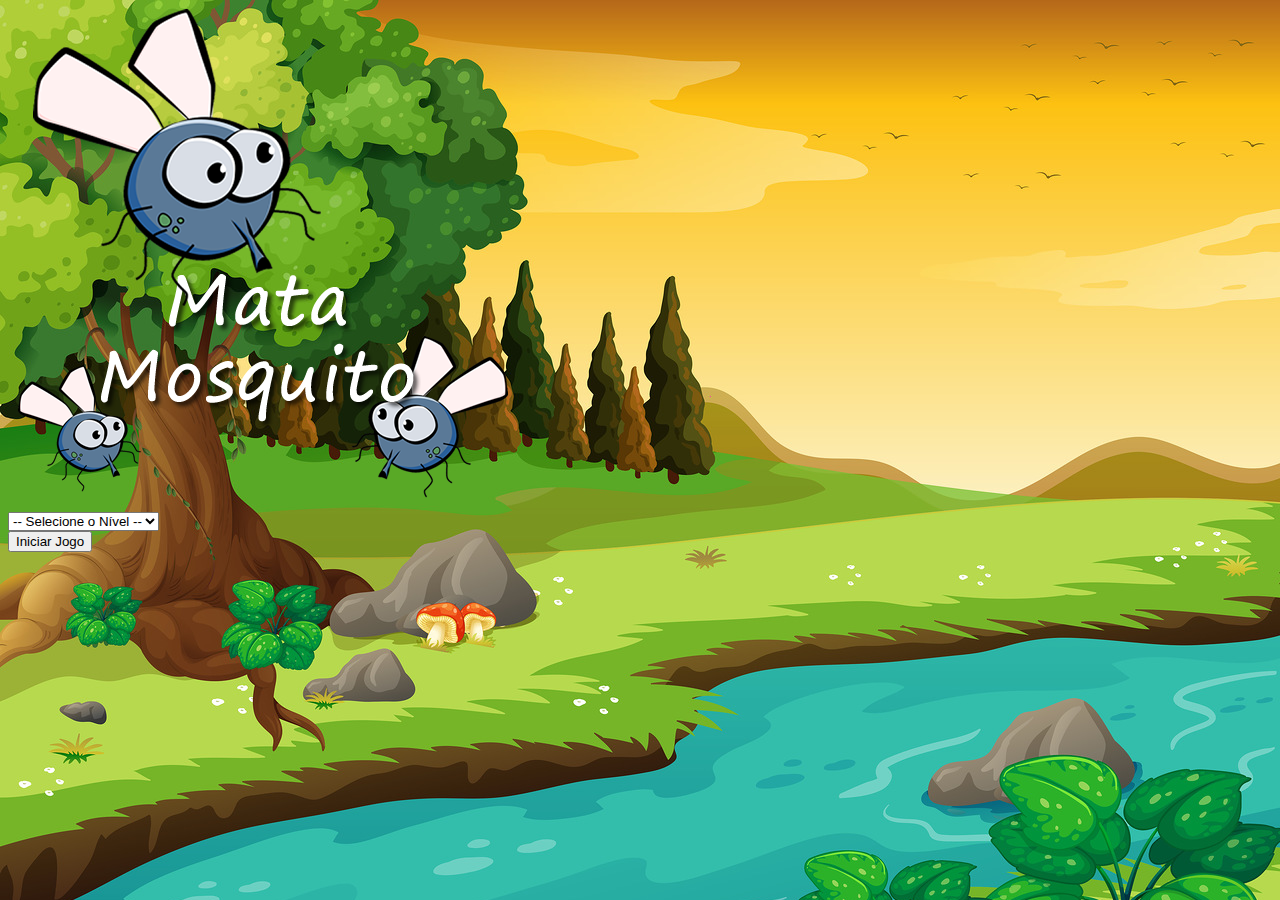
<file: index.html>
<!DOCTYPE html>
<html lang="pt-br">
  <head>
    <meta charset="UTF-8">
    <meta http-equiv="X-UA-Compatible" content="IE=edge">
    <meta name="viewport" content="width=device-width, initial-scale=1.0">
    <!-- Bootstrap / css -->
    <link href="https://cdn.jsdelivr.net/npm/bootstrap@5.0.0-beta2/dist/css/bootstrap.min.css" rel="stylesheet" integrity="sha384-BmbxuPwQa2lc/FVzBcNJ7UAyJxM6wuqIj61tLrc4wSX0szH/Ev+nYRRuWlolflfl" crossorigin="anonymous">
    <link rel="stylesheet" href="src/css/style.css">

    <title>Vitoria</title>

    <script>
      function iniciarJogo(){
        let nivel = document.getElementById('nivel').value
        if(nivel === ''){
          alert('Selecione um nivel para iniciar')
          return false
        }

        window.location.href = 'app.html?' + nivel
      }
    </script>

  </head>
  <body>
    <div class="container">
      <div class="row">
        <div class="col">
          <div class="d-flex justify-content-center">
            <img src="src/img/game.png">
          </div>
        </div>
      </div>

      <div class="row">
        <div class="col">
          <div class="d-flex justify-content-center">
              <div class="mb-2">
                <select id="nivel" class="form-control">
                  <option value=""> -- Selecione o Nível -- </option>
                  <option value="normal"> Normal </option>
                  <option value="dificil"> Dificil </option>
                  <option value="chucknorris"> Chuck Norris </option>
                </select>
              </div>
            </div>
          </div>
        </div>
      </div>

      <div class="row">
        <div class="col">
          <div class="d-flex justify-content-center">
            <button type="button" class="btn btn-danger btn-lg" 
            onclick="iniciarJogo()">
              Iniciar Jogo
            </button>
          </div>
        </div>
      </div>
    </div>

  </body>
</html>
</file>
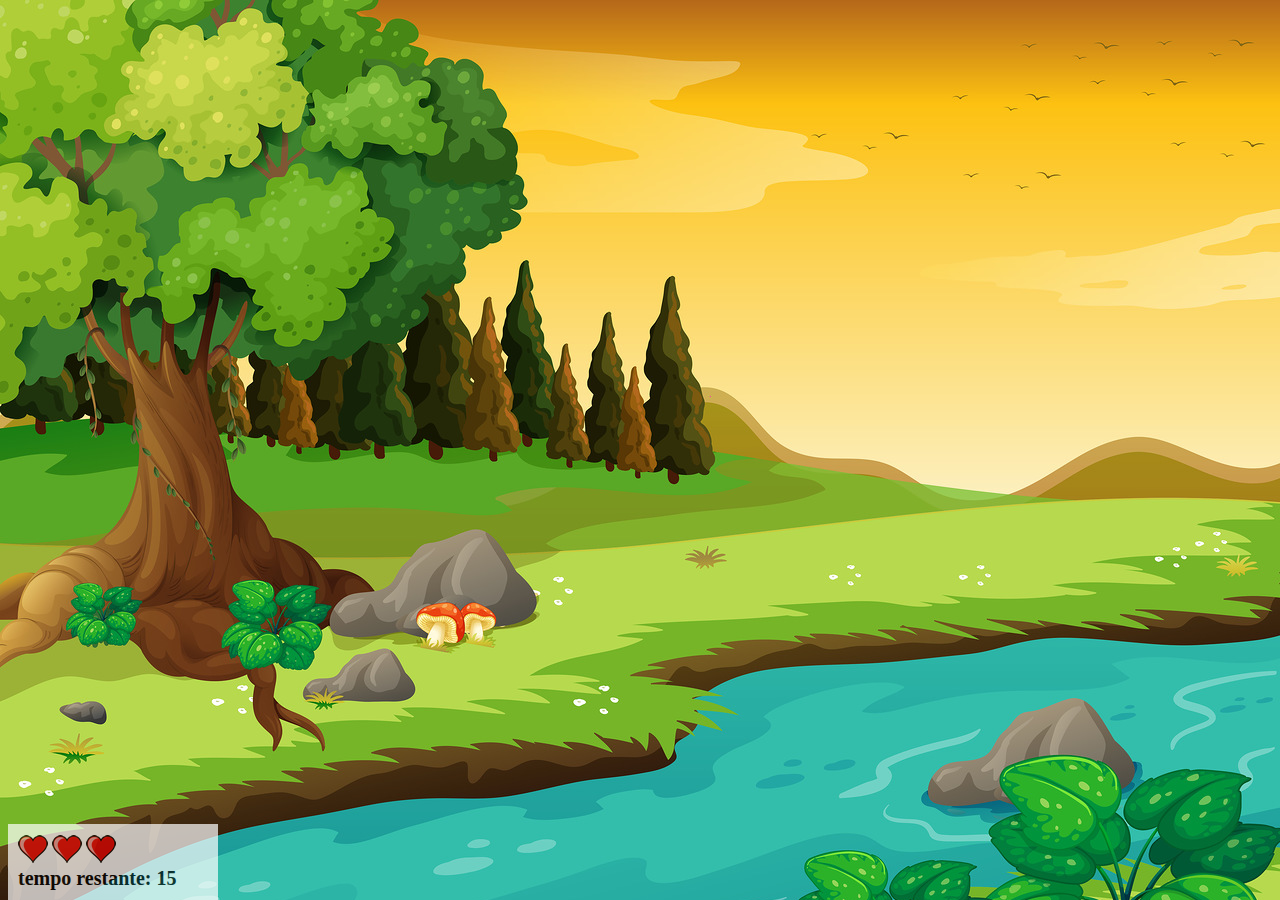
<file: app.html>
<!DOCTYPE html>
<html lang="pt-br">
  <head>
    <meta charset="UTF-8">
    <meta http-equiv="X-UA-Compatible" content="IE=edge">
    <meta name="viewport" content="width=device-width, initial-scale=1.0">
    <title>Mata Mosquito</title>
    <link rel="stylesheet" href="src/css/style.css">
    <script src="src/js/game.js"></script>
  </head>
  <body onresize="ajustaTamanhoPalcoJogo()">

    <div class="painel">
      <div class="vidas">
        <img id="v1" src="src/img/coracao_cheio.png">
        <img id="v2" src="src/img/coracao_cheio.png">
        <img id="v3" src="src/img/coracao_cheio.png">
      </div>

      <div class="cronometro">
        tempo restante: <span id="cronometro"></span>
      </div>
    </div>

    <script>

      document.getElementById('cronometro').innerHTML = tempo;

      let criaMosquito = setInterval(()=>{
        posicaoRandomica()
      },criaMosquitoTempo)

    </script>
  </body>
</html>
</file>
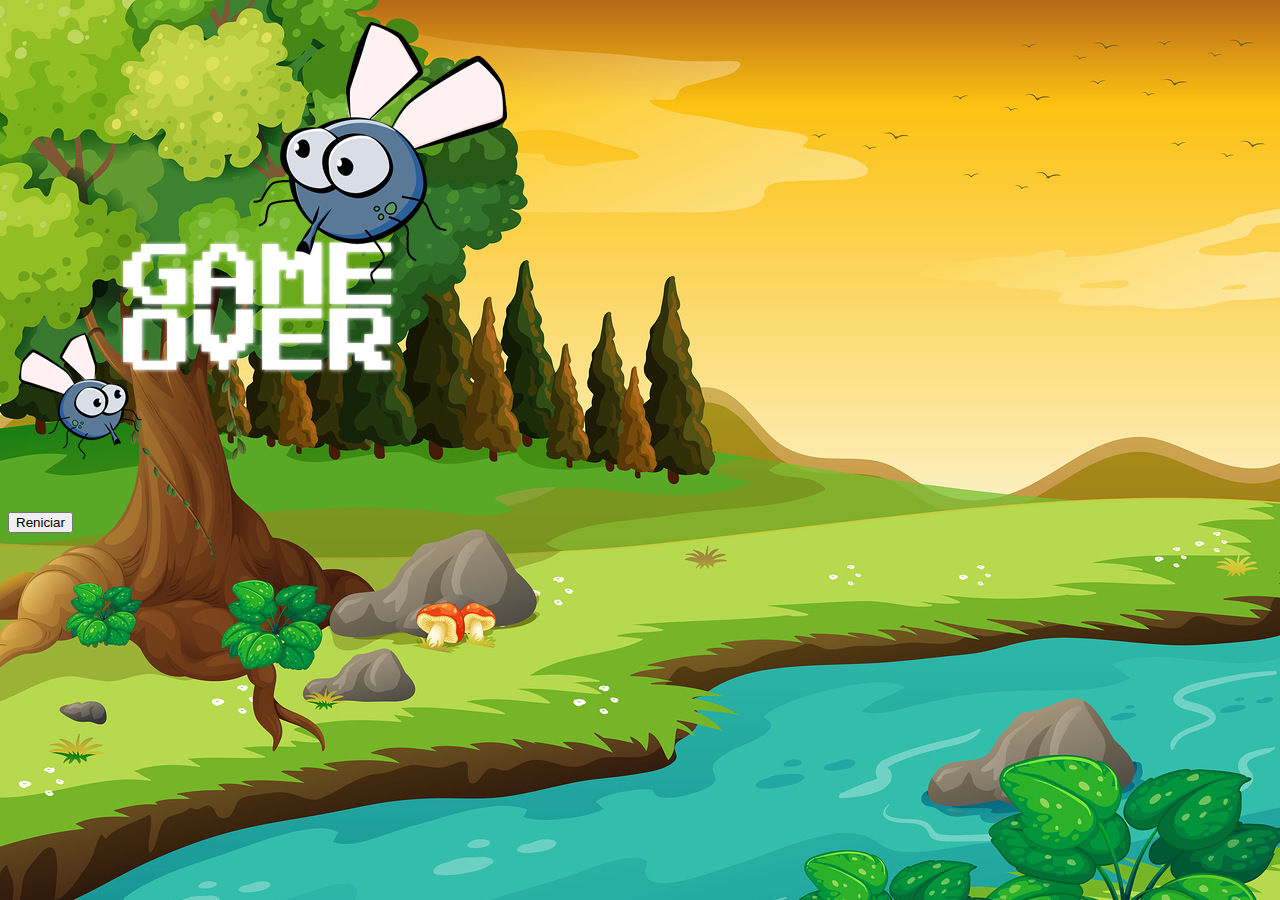
<file: fim_jogo.html>
<!DOCTYPE html>
<html lang="pt-br">
  <head>
    <meta charset="UTF-8">
    <meta http-equiv="X-UA-Compatible" content="IE=edge">
    <meta name="viewport" content="width=device-width, initial-scale=1.0">
    <!-- Bootstrap / css -->
    <link href="https://cdn.jsdelivr.net/npm/bootstrap@5.0.0-beta2/dist/css/bootstrap.min.css" rel="stylesheet" integrity="sha384-BmbxuPwQa2lc/FVzBcNJ7UAyJxM6wuqIj61tLrc4wSX0szH/Ev+nYRRuWlolflfl" crossorigin="anonymous">
    <link rel="stylesheet" href="src/css/style.css">

    <title>Game Over</title>
  </head>
  <body>
    <div class="container">
      <div class="row">
        <div class="col">
          <div class="d-flex justify-content-center">
            <img src="src/img/game_over.png">
          </div>
        </div>
      </div>

      <div class="row">
        <div class="col">
          <div class="d-flex justify-content-center">
            <button type="button" class="btn btn-dark btn-lg" 
            onclick="window.location.href= 'index.html'">
              Reniciar
            </button>
          </div>
        </div>
      </div>
    </div>


  </body>
</html>
</file>
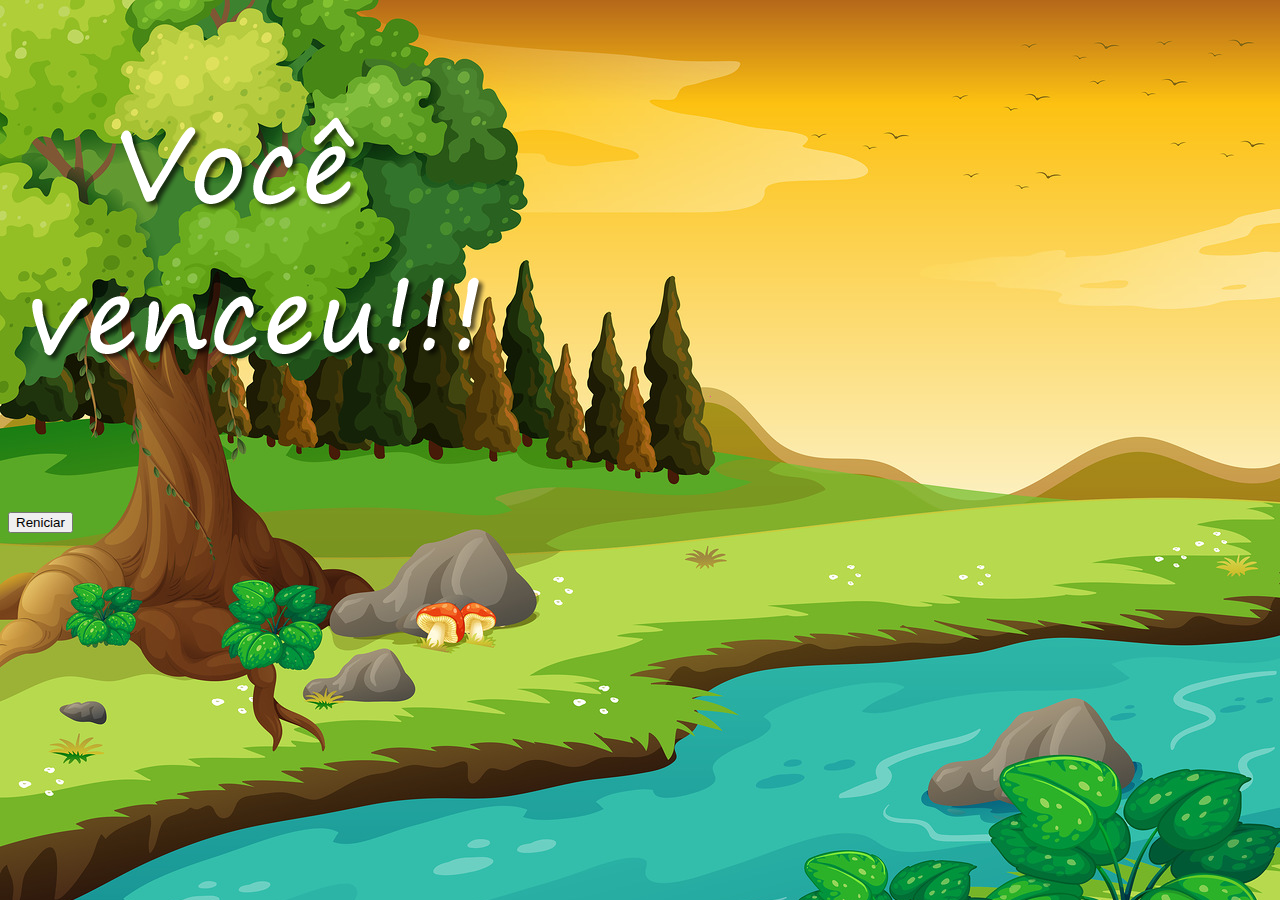
<file: vitoria.html>
<!DOCTYPE html>
<html lang="pt-br">
  <head>
    <meta charset="UTF-8">
    <meta http-equiv="X-UA-Compatible" content="IE=edge">
    <meta name="viewport" content="width=device-width, initial-scale=1.0">
    <!-- Bootstrap / css -->
    <link href="https://cdn.jsdelivr.net/npm/bootstrap@5.0.0-beta2/dist/css/bootstrap.min.css" rel="stylesheet" integrity="sha384-BmbxuPwQa2lc/FVzBcNJ7UAyJxM6wuqIj61tLrc4wSX0szH/Ev+nYRRuWlolflfl" crossorigin="anonymous">
    <link rel="stylesheet" href="src/css/style.css">

    <title>Vitoria</title>
  </head>
  <body>
    <div class="container">
      <div class="row">
        <div class="col">
          <div class="d-flex justify-content-center">
            <img src="src/img/vitoria.png">
          </div>
        </div>
      </div>

      <div class="row">
        <div class="col">
          <div class="d-flex justify-content-center">
            <button type="button" class="btn btn-dark btn-lg" 
            onclick="window.location.href= 'index.html'">
              Reniciar
            </button>
          </div>
        </div>
      </div>
    </div>


  </body>
</html>
</file>
<file: src/css/style.css>
html{
  cursor: url(/src/img/mata_mosca.png) 30 30, auto;
}

body{
  overflow-x: hidden;
  background-image: url(/src/img/bg.jpg);
  background-repeat: unset;
  background-size: cover;
}

/* Tamanhos dos mosquitos */
.mosquito1{
  width: 50px;
  height: 50px;
}
.mosquito2{
  width: 70px;
  height: 70px;
}
.mosquito3{
  width: 90px;
  height: 90px;
}

/*Lado do msoquito */
.ladoA{
  transform: scaleX(1);
}
.ladoA{
  transform: scaleX(-1);
}

/* Interface */
.painel{
  position: absolute;
  width: 190px;
  padding: 10px;
  bottom: 0px;
  border-top:solid 1px #fff;
  background-color: #fff;
  opacity: 0.7;
}
.vidas{
  float: left;
}
.cronometro{
  float: left;
  font-size: 20px;
  font-weight: bold;
}
</file>
